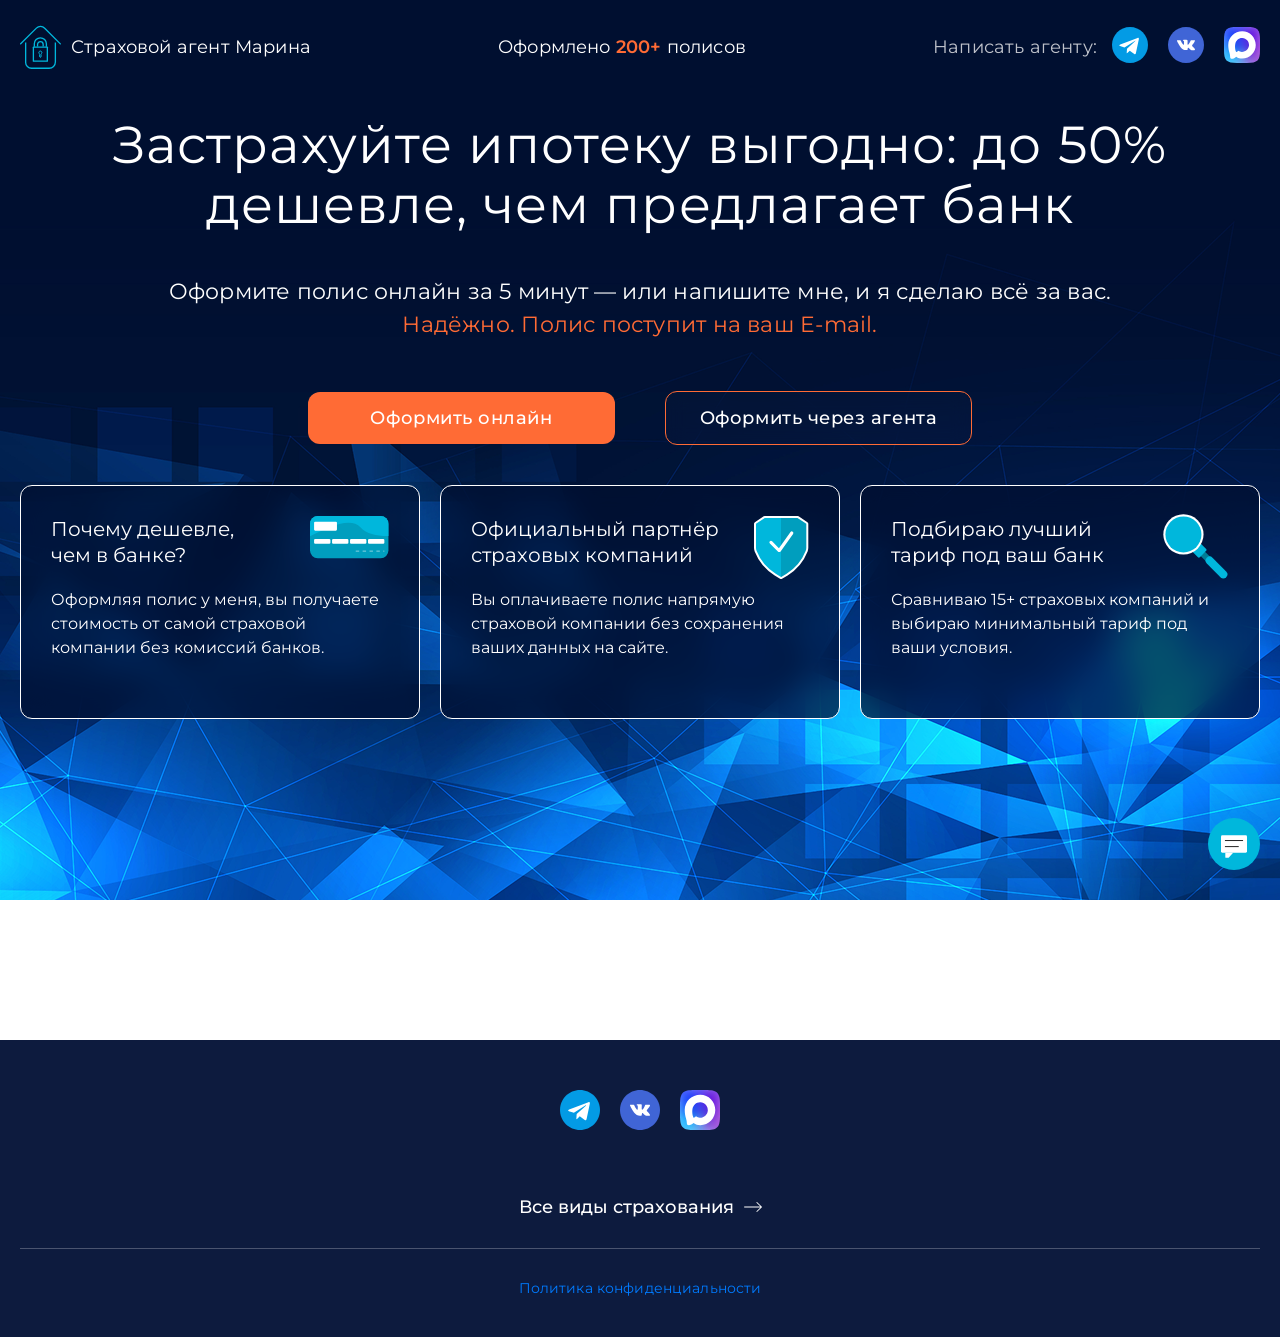
<file: index.html>
<!DOCTYPE html>
<html lang="ru">
<head>
  <meta charset="UTF-8">
  <meta name="viewport" content="width=device-width, initial-scale=1.0">
  <title>Ипотечное страхование онлайн за 5 минут</title>
  <link rel="stylesheet" href="style.css">
  <link href="https://fonts.googleapis.com/css2?family=Montserrat:wght@400;500;600;700&display=swap" rel="stylesheet">
  <meta name="yandex-verification" content="15f5bfe4159957e5" />
<!-- Фавиконы -->
<link rel="icon" type="image/x-icon" href="/favicon.ico">
<link rel="icon" type="image/svg+xml" href="/favicon_svg.svg">
<link rel="icon" type="image/png" sizes="192x192" href="/android-chrome-192x192.png">
<link rel="apple-touch-icon" sizes="180x180" href="/apple-touch-icon.png">

<!-- SEO -->
<meta name="description" content="Застрахуйте ипотеку выгодно — до 50% дешевле, чем предлагает банк. Бесплатный подбор полиса через страхового агента за 5 минут.">

<!-- Open Graph -->
<meta property="og:type" content="website">
<meta property="og:url" content="https://ipoteka.zastrahovat-online.ru/">
<meta property="og:title" content="Застрахуйте ипотеку онлайн выгодно.">
<meta property="og:description" content="Сравниваем 15+ страховых компаний и выбираем минимальный тариф под ваши условия.">
<meta property="og:image" content="https://ipoteka.zastrahovat-online.ru/og-image.png">
<meta property="og:image:width" content="1200">
<meta property="og:image:height" content="630">
<meta property="og:locale" content="ru_RU">
<meta property="og:site_name" content="ipoteka.zastrahovat-online.ru">

<!-- Telegram / Twitter -->
<meta name="twitter:card" content="summary_large_image">
<meta name="twitter:title" content="Застрахуйте ипотеку онлайн выгодно.">
<meta name="twitter:description" content="Сравниваем 15+ страховых компаний и выбираем минимальный тариф под ваши условия.">
<meta name="twitter:image" content="https://ipoteka.zastrahovat-online.ru/og-image.png">
  
<!-- Yandex.Metrika counter -->
<script type="text/javascript">
    (function(m,e,t,r,i,k,a){
        m[i]=m[i]||function(){(m[i].a=m[i].a||[]).push(arguments)};
        m[i].l=1*new Date();
        for (var j = 0; j < document.scripts.length; j++) {if (document.scripts[j].src === r) { return; }}
        k=e.createElement(t),a=e.getElementsByTagName(t)[0],k.async=1,k.src=r,a.parentNode.insertBefore(k,a)
    })(window, document,'script','https://mc.yandex.ru/metrika/tag.js?id=108285113', 'ym');

    ym(108285113, 'init', {ssr:true, webvisor:true, clickmap:true, referrer: document.referrer, url: location.href, accurateTrackBounce:true, trackLinks:true});
</script>
<noscript><div><img src="https://mc.yandex.ru/watch/108285113" style="position:absolute; left:-9999px;" alt="" /></div></noscript>
<!-- /Yandex.Metrika counter -->

</head>
<body>

  <!-- ГЛАВНЫЙ ЭКРАН -->
  <section class="hero">

    <header class="header">
      <div class="container">
        <div class="header__logo">
          <img src="Photo/logo.svg" alt="Логотип" class="header__logo-img">
          <span class="header__logo-text">Страховой агент Марина</span>
        </div>
        <div class="header__stats">
          Оформлено <span class="header__stats-accent">200+</span> полисов
        </div>
        <div class="header__socials">
          <span class="header__socials-label">Написать агенту:</span>
          <div class="header__socials-icons">
            <a href="https://t.me/MK110823" target="_blank"><img src="Photo/tg.svg" alt="Telegram"></a>
            <a href="https://vk.com/id191222553" target="_blank"><img src="Photo/vk.svg" alt="ВКонтакте"></a>
            <a href="https://max.ru/u/f9LHodD0cOJerK0iHZBy7Q2KNw82U9mB5UShgKXVx-h-RlGoqxGjsyQOY3A" target="_blank"><img src="Photo/max.svg" alt="Max"></a>
          </div>
        </div>
      </div>
    </header>

    <div class="hero__content">
      <div class="container">
        <h1 class="hero__title">
          Застрахуйте ипотеку выгодно: до 50%<br>
          дешевле, чем предлагает банк
        </h1>
        <p class="hero__subtitle">
          Оформите полис онлайн за 5 минут — или напишите мне, и я сделаю всё за вас.<br class="br-main"> <span class="hero__accent">Надёжно. Полис поступит на ваш E-mail.</span><span class="hero__dot"></span>
        </p>
        <div class="hero__buttons">
          <button class="btn btn--primary">Оформить онлайн</button>
          <button class="btn btn--outline">Оформить через агента</button>
        </div>
        <div class="hero__cards">
          <div class="card">
            <div class="card__header">
              <h3 class="card__title">Почему дешевле,<br> чем в банке?</h3>
              <img src="Photo/icon1.svg" alt="Иконка" class="card__icon">
            </div>
            <p class="card__text">Оформляя полис у меня, вы получаете стоимость от самой страховой компании без комиссий банков.</p>
          </div>
          <div class="card">
            <div class="card__header">
              <h3 class="card__title">Официальный партнёр<br> страховых компаний</h3>
              <img src="Photo/icon2.svg" alt="Иконка" class="card__icon">
            </div>
            <p class="card__text">Вы оплачиваете полис напрямую страховой компании без сохранения ваших данных на сайте.</p>
          </div>
          <div class="card">
            <div class="card__header">
              <h3 class="card__title">Подбираю лучший<br> тариф под ваш банк</h3>
              <img src="Photo/icon3.svg" alt="Иконка" class="card__icon" style="top: 20px;">
            </div>
            <p class="card__text">Сравниваю 15+ страховых компаний и выбираю минимальный тариф под ваши условия.</p>
          </div>
        </div>
      </div>
    </div>

  </section>

  <!-- ВИДЖЕТ INSSMART -->
  <section class="widget-section" id="widget">
    <div class="container">
<script 
    type="text/javascript"    
    src="https://widgets.inssmart.ru/widgets/b2c-frame.loader.js"
    data-id="inssmart-b2c"
    data-origin="https://widgets.inssmart.ru"
    data-product="/mortgage"
    data-token="d5c118be-192c-583a-8a4c-d21ee582bd13"
    data-secret="272913e0-a4fb-5f32-92d4-a48e42480e55"
    >
</script>
    </div>
  </section>

  <!-- ФУТЕР -->
<footer class="footer">
  <div class="container">
    <div class="footer__socials">
      <a href="https://t.me/MK110823" target="_blank"><img src="Photo/tg.svg" alt="Telegram"></a>
      <a href="https://vk.com/id191222553" target="_blank"><img src="Photo/vk.svg" alt="ВКонтакте"></a>
      <a href="https://max.ru/u/f9LHodD0cOJerK0iHZBy7Q2KNw82U9mB5UShgKXVx-h-RlGoqxGjsyQOY3A" target="_blank"><img src="Photo/max.svg" alt="Max"></a>
    </div>
    <!-- Ссылка на основной сайт -->
<a href="https://zastrahovat-online.ru" target="_blank" class="footer__main-link">
  <span class="footer__main-link-text">Все виды страхования</span>
  <img src="Photo/arrow.svg" alt="" class="footer__main-link-arrow">
</a>
    <div class="footer__divider"></div>
    <a href="/privacypolicy" class="footer__policy" target="_blank">Политика конфиденциальности</a>
  </div>
</footer>


<!-- ПОПАП -->
<div class="popup-overlay" id="popupOverlay">
  <div class="popup">
    <button class="popup__close" id="popupClose">&#10005;</button>
    <p class="popup__title">Введите свой телефон и страховой агент с вами свяжется</p>
    <div class="popup__field">
      <input
        class="popup__input"
        id="phoneInput"
        type="tel"
        placeholder="+7 (___) ___-__-__"
        maxlength="18"
        autocomplete="off"
      />
      <span class="popup__error" id="phoneError">Проверьте правильность заполнения поля</span>
    </div>
        <label class="popup__checkbox-label">
      <input type="checkbox" class="popup__checkbox" id="popupConsent">
      <span class="popup__checkbox-box"></span>
      <span class="popup__checkbox-text">Я согласен на обработку персональных данных и принимаю условия <a href="/privacypolicy" target="_blank" class="popup__checkbox-link">Политики конфиденциальности</a></span>
    </label>
    <button class="popup__submit" id="popupSubmit">Отправить</button>
      <span class="popup__consent-error" id="consentError">Необходимо согласие с Политикой конфиденциальности</span>
  </div>

  </div>

  <!-- ПОПАП EXIT INTENT -->
<div class="popup-overlay" id="exitPopupOverlay">
  <div class="popup">
    <button class="popup__close" id="exitPopupClose">&#10005;</button>
    <p class="popup__title">Остался вопрос? Агент ответит за 15 минут</p>
    <div class="popup__field">
      <input class="popup__input" id="exitPhoneInput" type="tel" placeholder="+7 (___) ___-__-__" maxlength="18" autocomplete="off"/>
      <span class="popup__error" id="exitPhoneError">Проверьте правильность заполнения поля</span>
    </div>
    <label class="popup__checkbox-label">
      <input type="checkbox" class="popup__checkbox" id="exitPopupConsent">
      <span class="popup__checkbox-box"></span>
      <span class="popup__checkbox-text">Я согласен на обработку персональных данных и принимаю условия <a href="/privacypolicy" target="_blank" class="popup__checkbox-link">Политики конфиденциальности</a></span>
    </label>
    <button class="popup__submit" id="exitPopupSubmit">Отправить</button>
    <span class="popup__consent-error" id="exitConsentError">Необходимо согласие с Политикой конфиденциальности</span>
  </div>
</div>

<!-- ПЛАВАЮЩАЯ КНОПКА СВЯЗИ -->
<div class="contact-widget-wrapper">
  <div class="contact-widget" id="contactWidget">
    <div class="contact-panel" id="contactPanel">
      <p class="contact-panel__title">Напишите<br>мне</p>
      <a href="https://t.me/MK110823" target="_blank" class="contact-panel__link">
        <img src="Photo/tg.svg" alt="Telegram">
      </a>
      <a href="https://vk.com/id191222553" target="_blank" class="contact-panel__link">
        <img src="Photo/vk.svg" alt="ВКонтакте">
      </a>
      <a href="https://max.ru/u/f9LHodD0cOJerK0iHZBy7Q2KNw82U9mB5UShgKXVx-h-RlGoqxGjsyQOY3A" target="_blank" class="contact-panel__link">
        <img src="Photo/max.svg" alt="Max">
      </a>
      <p class="contact-panel__subtitle">Или<br>закажите<br>звонок</p>
      <button class="contact-panel__phone-btn" id="contactPhoneBtn">
        <img src="Photo/phone.svg" alt="Телефон">
      </button>
    </div>
    <button class="contact-widget__toggle" id="contactWidgetToggle">
      <img src="Photo/Right_icon.svg" alt="Связаться" id="contactWidgetIcon">
    </button>
  </div>
</div>

  <script src="script.js"></script>
</body>
</html>
</file>
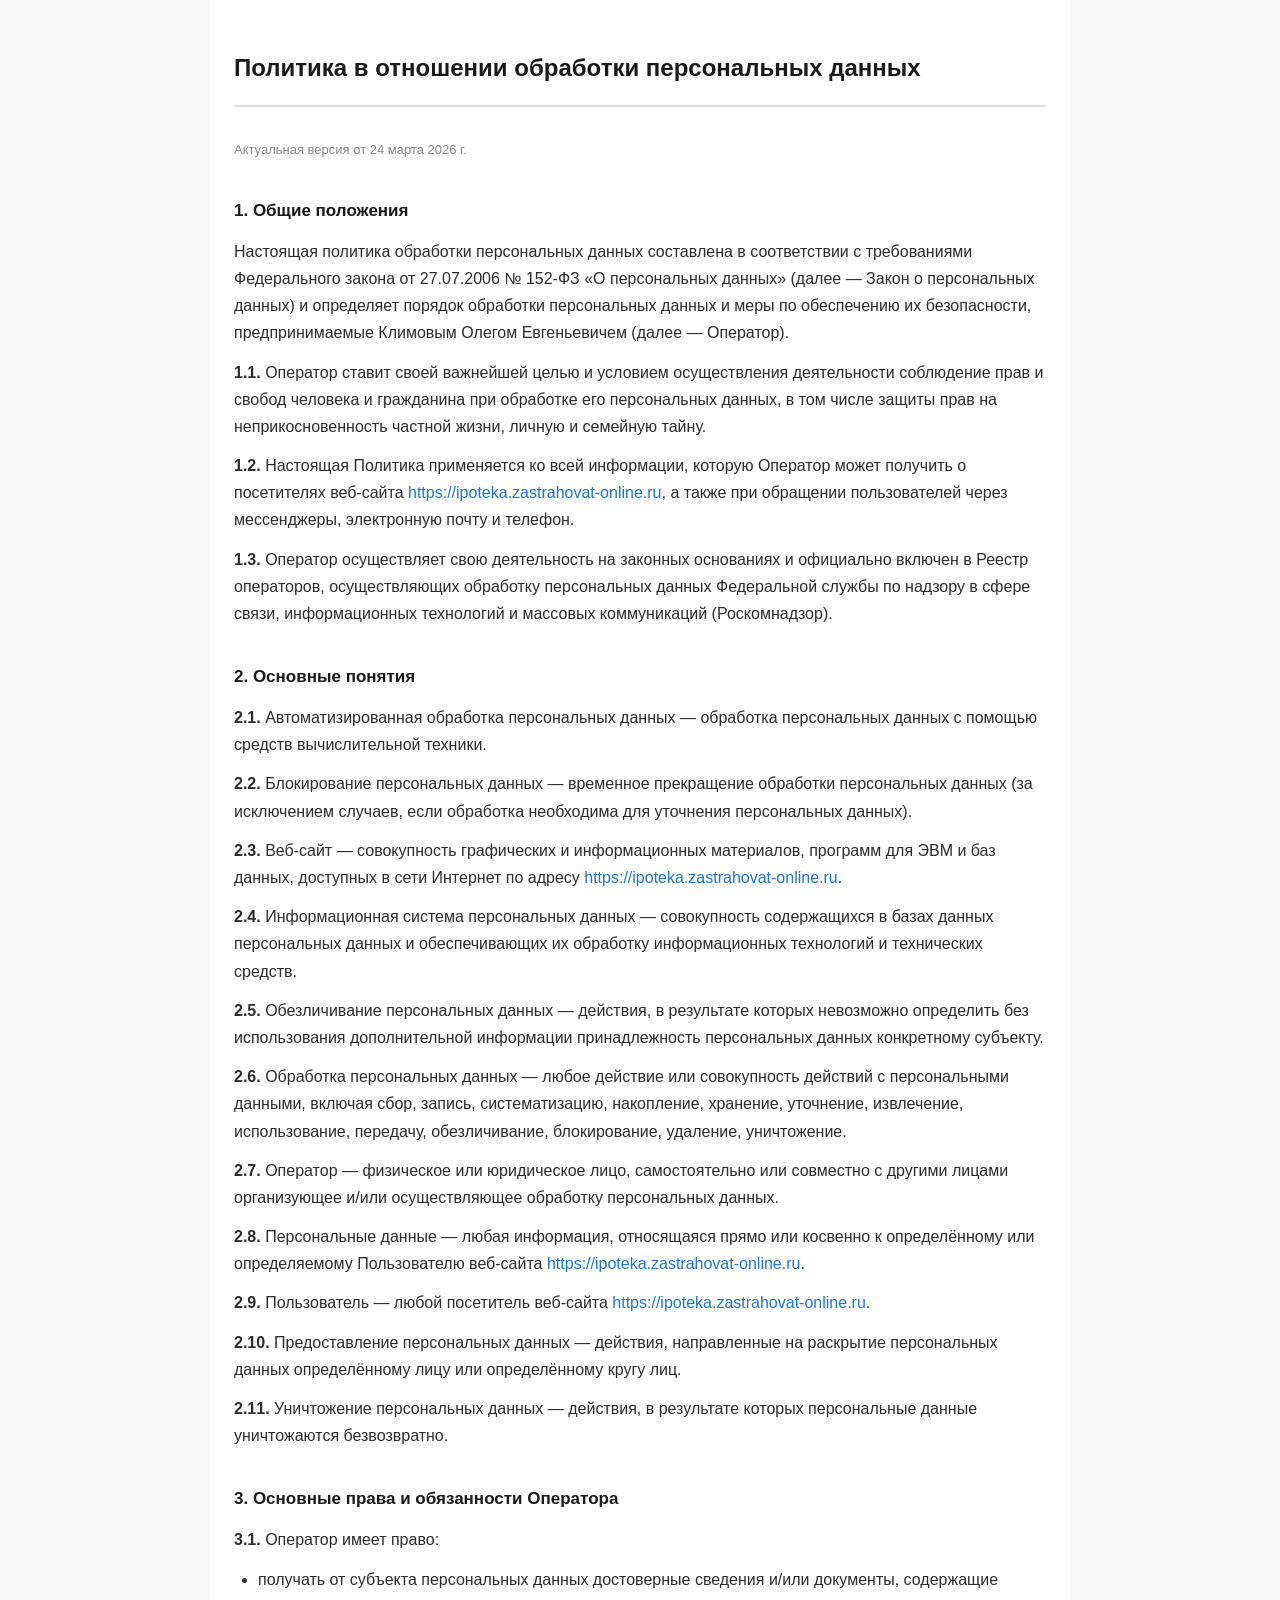
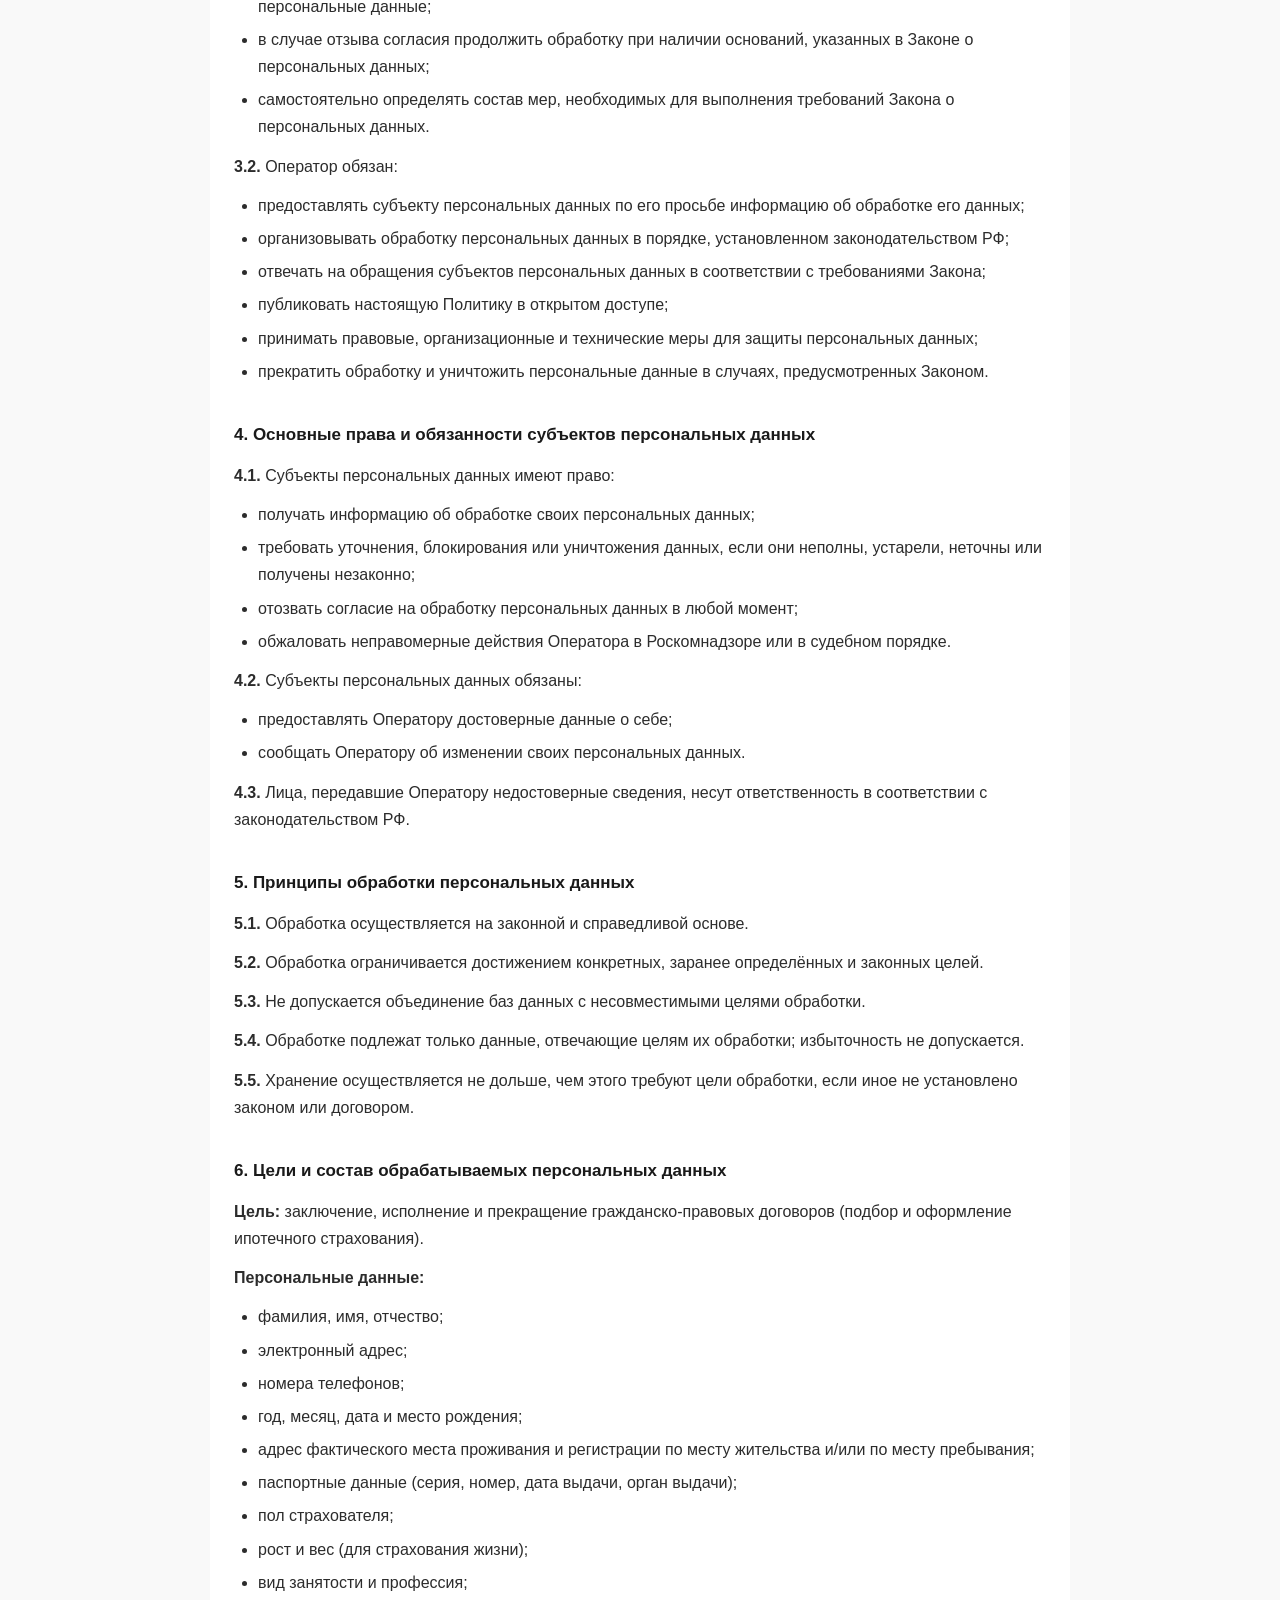
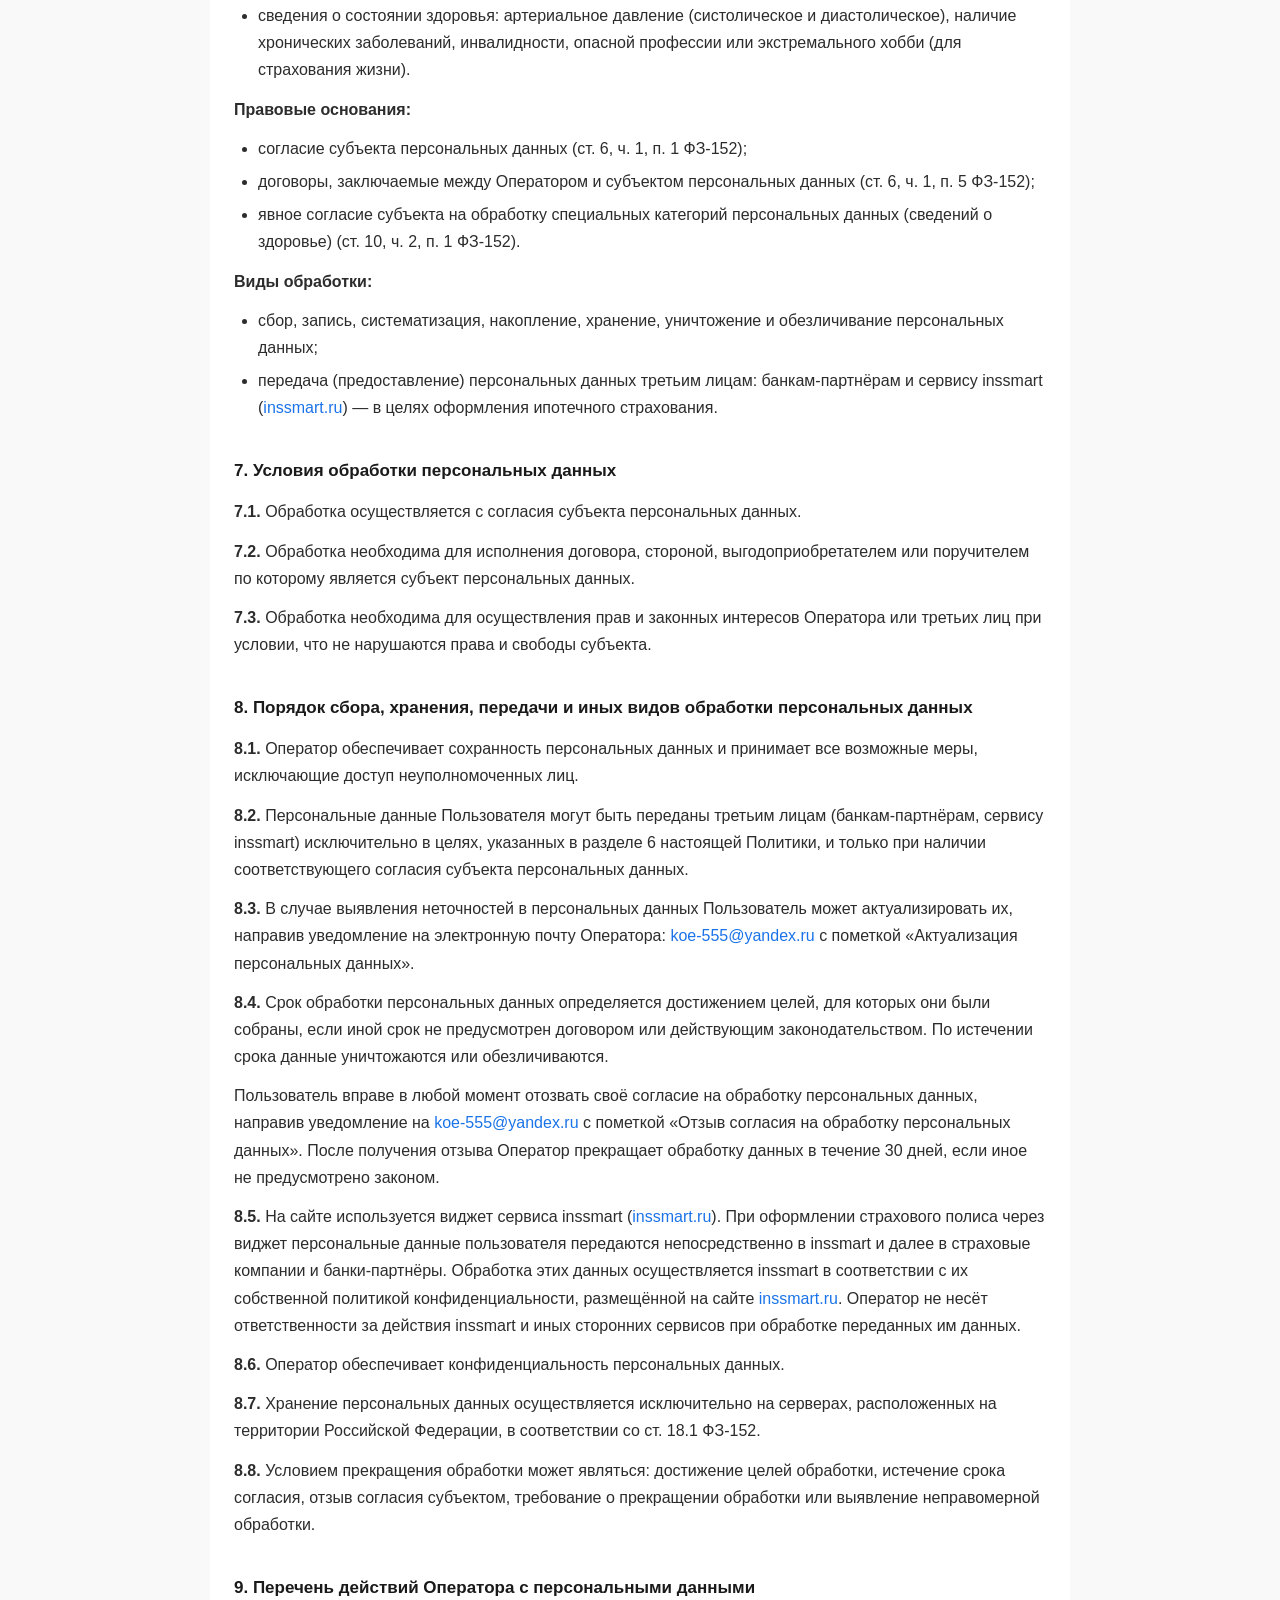
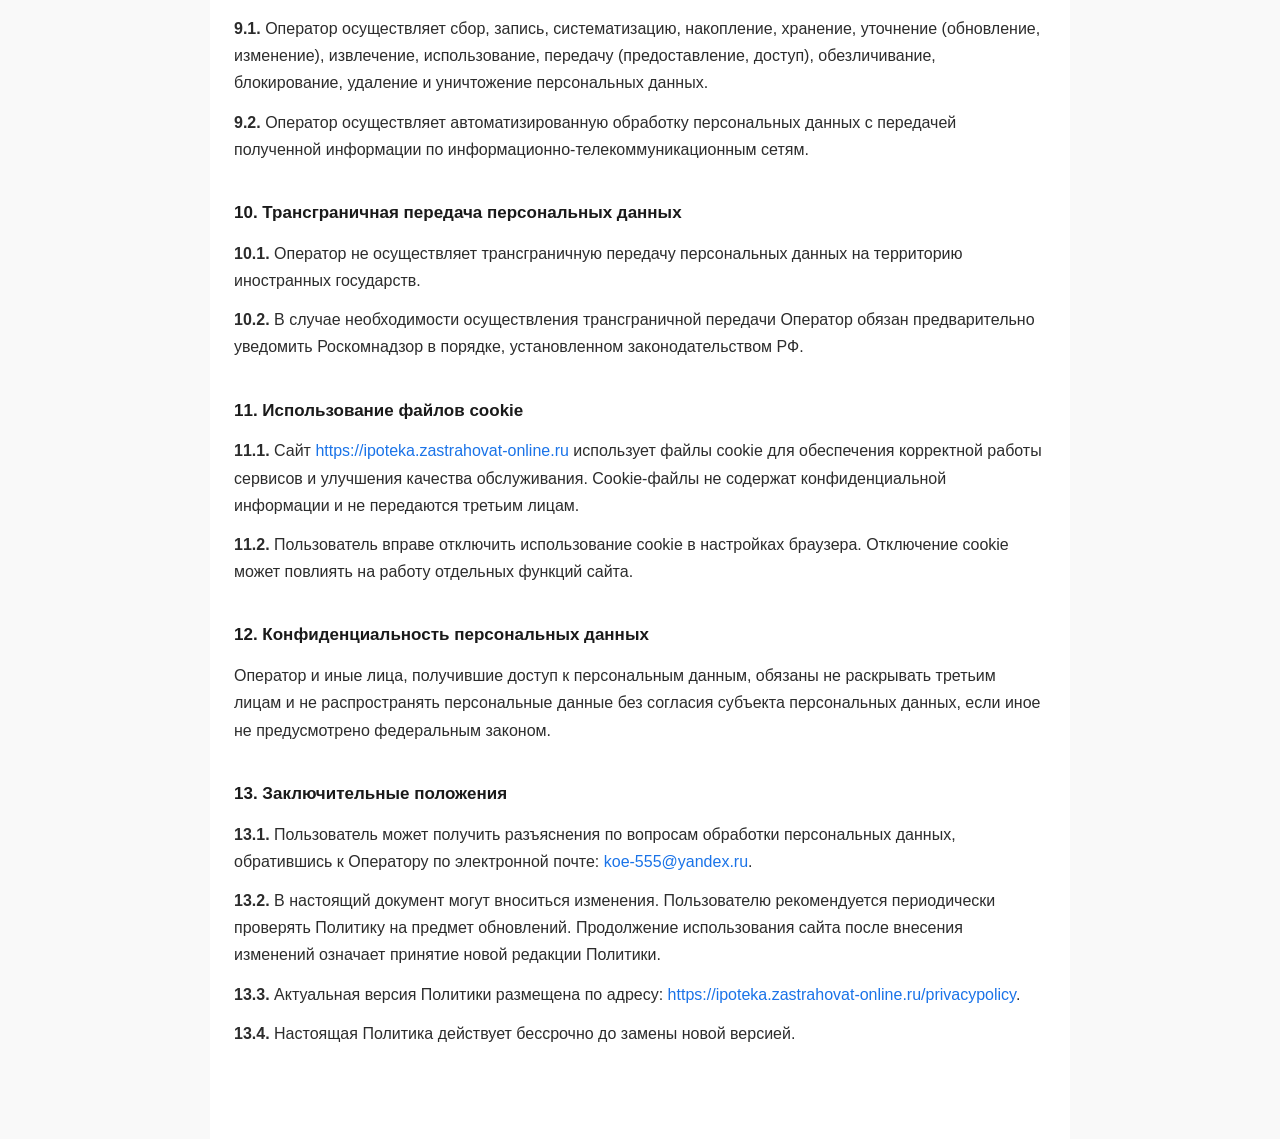
<file: privacypolicy.html>
<!DOCTYPE html>
<html lang="ru">
<head>
  <meta charset="UTF-8" />
  <meta name="viewport" content="width=device-width, initial-scale=1.0" />
  <title>Политика конфиденциальности — ipoteka.zastrahovat-online.ru</title>
  <style>
    * {
      box-sizing: border-box;
      margin: 0;
      padding: 0;
    }

    body {
      font-family: 'Segoe UI', Arial, sans-serif;
      font-size: 16px;
      line-height: 1.7;
      color: #2c2c2c;
      background: #f9f9f9;
    }

    .container {
      max-width: 860px;
      margin: 0 auto;
      padding: 48px 24px 80px;
      background: #fff;
    }

    h1 {
      font-size: 24px;
      font-weight: 700;
      margin-bottom: 32px;
      color: #1a1a1a;
      border-bottom: 2px solid #e0e0e0;
      padding-bottom: 16px;
    }

    h2 {
      font-size: 17px;
      font-weight: 700;
      margin-top: 36px;
      margin-bottom: 12px;
      color: #1a1a1a;
    }

    p {
      margin-bottom: 12px;
    }

    ul {
      margin: 8px 0 12px 24px;
    }

    ul li {
      margin-bottom: 6px;
    }

    a {
      color: #1a73e8;
      text-decoration: none;
    }

    a:hover {
      text-decoration: underline;
    }

    .updated {
      font-size: 13px;
      color: #888;
      margin-bottom: 32px;
    }
  </style>
</head>
<body>
  <div class="container">

    <h1>Политика в отношении обработки персональных данных</h1>
    <p class="updated">Актуальная версия от 24 марта 2026 г.</p>

    <h2>1. Общие положения</h2>
    <p>Настоящая политика обработки персональных данных составлена в соответствии с требованиями Федерального закона от 27.07.2006 № 152-ФЗ «О персональных данных» (далее — Закон о персональных данных) и определяет порядок обработки персональных данных и меры по обеспечению их безопасности, предпринимаемые Климовым Олегом Евгеньевичем (далее — Оператор).</p>
    <p><strong>1.1.</strong> Оператор ставит своей важнейшей целью и условием осуществления деятельности соблюдение прав и свобод человека и гражданина при обработке его персональных данных, в том числе защиты прав на неприкосновенность частной жизни, личную и семейную тайну.</p>
    <p><strong>1.2.</strong> Настоящая Политика применяется ко всей информации, которую Оператор может получить о посетителях веб-сайта <a href="https://ipoteka.zastrahovat-online.ru" target="_blank">https://ipoteka.zastrahovat-online.ru</a>, а также при обращении пользователей через мессенджеры, электронную почту и телефон.</p>
    <p><strong>1.3.</strong> Оператор осуществляет свою деятельность на законных основаниях и официально включен в Реестр операторов, осуществляющих обработку персональных данных Федеральной службы по надзору в сфере связи, информационных технологий и массовых коммуникаций (Роскомнадзор).</p>


    <h2>2. Основные понятия</h2>
    <p><strong>2.1.</strong> Автоматизированная обработка персональных данных — обработка персональных данных с помощью средств вычислительной техники.</p>
    <p><strong>2.2.</strong> Блокирование персональных данных — временное прекращение обработки персональных данных (за исключением случаев, если обработка необходима для уточнения персональных данных).</p>
    <p><strong>2.3.</strong> Веб-сайт — совокупность графических и информационных материалов, программ для ЭВМ и баз данных, доступных в сети Интернет по адресу <a href="https://ipoteka.zastrahovat-online.ru" target="_blank">https://ipoteka.zastrahovat-online.ru</a>.</p>
    <p><strong>2.4.</strong> Информационная система персональных данных — совокупность содержащихся в базах данных персональных данных и обеспечивающих их обработку информационных технологий и технических средств.</p>
    <p><strong>2.5.</strong> Обезличивание персональных данных — действия, в результате которых невозможно определить без использования дополнительной информации принадлежность персональных данных конкретному субъекту.</p>
    <p><strong>2.6.</strong> Обработка персональных данных — любое действие или совокупность действий с персональными данными, включая сбор, запись, систематизацию, накопление, хранение, уточнение, извлечение, использование, передачу, обезличивание, блокирование, удаление, уничтожение.</p>
    <p><strong>2.7.</strong> Оператор — физическое или юридическое лицо, самостоятельно или совместно с другими лицами организующее и/или осуществляющее обработку персональных данных.</p>
    <p><strong>2.8.</strong> Персональные данные — любая информация, относящаяся прямо или косвенно к определённому или определяемому Пользователю веб-сайта <a href="https://ipoteka.zastrahovat-online.ru" target="_blank">https://ipoteka.zastrahovat-online.ru</a>.</p>
    <p><strong>2.9.</strong> Пользователь — любой посетитель веб-сайта <a href="https://ipoteka.zastrahovat-online.ru" target="_blank">https://ipoteka.zastrahovat-online.ru</a>.</p>
    <p><strong>2.10.</strong> Предоставление персональных данных — действия, направленные на раскрытие персональных данных определённому лицу или определённому кругу лиц.</p>
    <p><strong>2.11.</strong> Уничтожение персональных данных — действия, в результате которых персональные данные уничтожаются безвозвратно.</p>

    <h2>3. Основные права и обязанности Оператора</h2>
    <p><strong>3.1.</strong> Оператор имеет право:</p>
    <ul>
      <li>получать от субъекта персональных данных достоверные сведения и/или документы, содержащие персональные данные;</li>
      <li>в случае отзыва согласия продолжить обработку при наличии оснований, указанных в Законе о персональных данных;</li>
      <li>самостоятельно определять состав мер, необходимых для выполнения требований Закона о персональных данных.</li>
    </ul>
    <p><strong>3.2.</strong> Оператор обязан:</p>
    <ul>
      <li>предоставлять субъекту персональных данных по его просьбе информацию об обработке его данных;</li>
      <li>организовывать обработку персональных данных в порядке, установленном законодательством РФ;</li>
      <li>отвечать на обращения субъектов персональных данных в соответствии с требованиями Закона;</li>
      <li>публиковать настоящую Политику в открытом доступе;</li>
      <li>принимать правовые, организационные и технические меры для защиты персональных данных;</li>
      <li>прекратить обработку и уничтожить персональные данные в случаях, предусмотренных Законом.</li>
    </ul>

    <h2>4. Основные права и обязанности субъектов персональных данных</h2>
    <p><strong>4.1.</strong> Субъекты персональных данных имеют право:</p>
    <ul>
      <li>получать информацию об обработке своих персональных данных;</li>
      <li>требовать уточнения, блокирования или уничтожения данных, если они неполны, устарели, неточны или получены незаконно;</li>
      <li>отозвать согласие на обработку персональных данных в любой момент;</li>
      <li>обжаловать неправомерные действия Оператора в Роскомнадзоре или в судебном порядке.</li>
    </ul>
    <p><strong>4.2.</strong> Субъекты персональных данных обязаны:</p>
    <ul>
      <li>предоставлять Оператору достоверные данные о себе;</li>
      <li>сообщать Оператору об изменении своих персональных данных.</li>
    </ul>
    <p><strong>4.3.</strong> Лица, передавшие Оператору недостоверные сведения, несут ответственность в соответствии с законодательством РФ.</p>

    <h2>5. Принципы обработки персональных данных</h2>
    <p><strong>5.1.</strong> Обработка осуществляется на законной и справедливой основе.</p>
    <p><strong>5.2.</strong> Обработка ограничивается достижением конкретных, заранее определённых и законных целей.</p>
    <p><strong>5.3.</strong> Не допускается объединение баз данных с несовместимыми целями обработки.</p>
    <p><strong>5.4.</strong> Обработке подлежат только данные, отвечающие целям их обработки; избыточность не допускается.</p>
    <p><strong>5.5.</strong> Хранение осуществляется не дольше, чем этого требуют цели обработки, если иное не установлено законом или договором.</p>

    <h2>6. Цели и состав обрабатываемых персональных данных</h2>
    <p><strong>Цель:</strong> заключение, исполнение и прекращение гражданско-правовых договоров (подбор и оформление ипотечного страхования).</p>
    <p><strong>Персональные данные:</strong></p>
    <ul>
      <li>фамилия, имя, отчество;</li>
      <li>электронный адрес;</li>
      <li>номера телефонов;</li>
      <li>год, месяц, дата и место рождения;</li>
      <li>адрес фактического места проживания и регистрации по месту жительства и/или по месту пребывания;</li>
      <li>паспортные данные (серия, номер, дата выдачи, орган выдачи);</li>
      <li>пол страхователя;</li>
      <li>рост и вес (для страхования жизни);</li>
      <li>вид занятости и профессия;</li>
      <li>сведения о состоянии здоровья: артериальное давление (систолическое и диастолическое), наличие хронических заболеваний, инвалидности, опасной профессии или экстремального хобби (для страхования жизни).</li>
    </ul>
    <p><strong>Правовые основания:</strong></p>
    <ul>
      <li>согласие субъекта персональных данных (ст. 6, ч. 1, п. 1 ФЗ-152);</li>
      <li>договоры, заключаемые между Оператором и субъектом персональных данных (ст. 6, ч. 1, п. 5 ФЗ-152);</li>
      <li>явное согласие субъекта на обработку специальных категорий персональных данных (сведений о здоровье) (ст. 10, ч. 2, п. 1 ФЗ-152).</li>
    </ul>
    <p><strong>Виды обработки:</strong></p>
    <ul>
      <li>сбор, запись, систематизация, накопление, хранение, уничтожение и обезличивание персональных данных;</li>
      <li>передача (предоставление) персональных данных третьим лицам: банкам-партнёрам и сервису inssmart (<a href="https://inssmart.ru" target="_blank">inssmart.ru</a>) — в целях оформления ипотечного страхования.</li>
    </ul>

    <h2>7. Условия обработки персональных данных</h2>
    <p><strong>7.1.</strong> Обработка осуществляется с согласия субъекта персональных данных.</p>
    <p><strong>7.2.</strong> Обработка необходима для исполнения договора, стороной, выгодоприобретателем или поручителем по которому является субъект персональных данных.</p>
    <p><strong>7.3.</strong> Обработка необходима для осуществления прав и законных интересов Оператора или третьих лиц при условии, что не нарушаются права и свободы субъекта.</p>

    <h2>8. Порядок сбора, хранения, передачи и иных видов обработки персональных данных</h2>
    <p><strong>8.1.</strong> Оператор обеспечивает сохранность персональных данных и принимает все возможные меры, исключающие доступ неуполномоченных лиц.</p>
    <p><strong>8.2.</strong> Персональные данные Пользователя могут быть переданы третьим лицам (банкам-партнёрам, сервису inssmart) исключительно в целях, указанных в разделе 6 настоящей Политики, и только при наличии соответствующего согласия субъекта персональных данных.</p>
    <p><strong>8.3.</strong> В случае выявления неточностей в персональных данных Пользователь может актуализировать их, направив уведомление на электронную почту Оператора: <a href="mailto:koe-555@yandex.ru">koe-555@yandex.ru</a> с пометкой «Актуализация персональных данных».</p>
    <p><strong>8.4.</strong> Срок обработки персональных данных определяется достижением целей, для которых они были собраны, если иной срок не предусмотрен договором или действующим законодательством. По истечении срока данные уничтожаются или обезличиваются.</p>
    <p>Пользователь вправе в любой момент отозвать своё согласие на обработку персональных данных, направив уведомление на <a href="mailto:koe-555@yandex.ru">koe-555@yandex.ru</a> с пометкой «Отзыв согласия на обработку персональных данных». После получения отзыва Оператор прекращает обработку данных в течение 30 дней, если иное не предусмотрено законом.</p>
    <p><strong>8.5.</strong> На сайте используется виджет сервиса inssmart (<a href="https://inssmart.ru" target="_blank">inssmart.ru</a>). При оформлении страхового полиса через виджет персональные данные пользователя передаются непосредственно в inssmart и далее в страховые компании и банки-партнёры. Обработка этих данных осуществляется inssmart в соответствии с их собственной политикой конфиденциальности, размещённой на сайте <a href="https://inssmart.ru" target="_blank">inssmart.ru</a>. Оператор не несёт ответственности за действия inssmart и иных сторонних сервисов при обработке переданных им данных.</p>
    <p><strong>8.6.</strong> Оператор обеспечивает конфиденциальность персональных данных.</p>
    <p><strong>8.7.</strong> Хранение персональных данных осуществляется исключительно на серверах, расположенных на территории Российской Федерации, в соответствии со ст. 18.1 ФЗ-152.</p>
    <p><strong>8.8.</strong> Условием прекращения обработки может являться: достижение целей обработки, истечение срока согласия, отзыв согласия субъектом, требование о прекращении обработки или выявление неправомерной обработки.</p>

    <h2>9. Перечень действий Оператора с персональными данными</h2>
    <p><strong>9.1.</strong> Оператор осуществляет сбор, запись, систематизацию, накопление, хранение, уточнение (обновление, изменение), извлечение, использование, передачу (предоставление, доступ), обезличивание, блокирование, удаление и уничтожение персональных данных.</p>
    <p><strong>9.2.</strong> Оператор осуществляет автоматизированную обработку персональных данных с передачей полученной информации по информационно-телекоммуникационным сетям.</p>

    <h2>10. Трансграничная передача персональных данных</h2>
    <p><strong>10.1.</strong> Оператор не осуществляет трансграничную передачу персональных данных на территорию иностранных государств.</p>
    <p><strong>10.2.</strong> В случае необходимости осуществления трансграничной передачи Оператор обязан предварительно уведомить Роскомнадзор в порядке, установленном законодательством РФ.</p>

    <h2>11. Использование файлов cookie</h2>
    <p><strong>11.1.</strong> Сайт <a href="https://ipoteka.zastrahovat-online.ru" target="_blank">https://ipoteka.zastrahovat-online.ru</a> использует файлы cookie для обеспечения корректной работы сервисов и улучшения качества обслуживания. Cookie-файлы не содержат конфиденциальной информации и не передаются третьим лицам.</p>
    <p><strong>11.2.</strong> Пользователь вправе отключить использование cookie в настройках браузера. Отключение cookie может повлиять на работу отдельных функций сайта.</p>

    <h2>12. Конфиденциальность персональных данных</h2>
    <p>Оператор и иные лица, получившие доступ к персональным данным, обязаны не раскрывать третьим лицам и не распространять персональные данные без согласия субъекта персональных данных, если иное не предусмотрено федеральным законом.</p>

    <h2>13. Заключительные положения</h2>
    <p><strong>13.1.</strong> Пользователь может получить разъяснения по вопросам обработки персональных данных, обратившись к Оператору по электронной почте: <a href="mailto:koe-555@yandex.ru">koe-555@yandex.ru</a>.</p>
    <p><strong>13.2.</strong> В настоящий документ могут вноситься изменения. Пользователю рекомендуется периодически проверять Политику на предмет обновлений. Продолжение использования сайта после внесения изменений означает принятие новой редакции Политики.</p>
    <p><strong>13.3.</strong> Актуальная версия Политики размещена по адресу: <a href="https://ipoteka.zastrahovat-online.ru/privacypolicy">https://ipoteka.zastrahovat-online.ru/privacypolicy</a>.</p>
    <p><strong>13.4.</strong> Настоящая Политика действует бессрочно до замены новой версией.</p>

  </div>
</body>
</html>
</file>
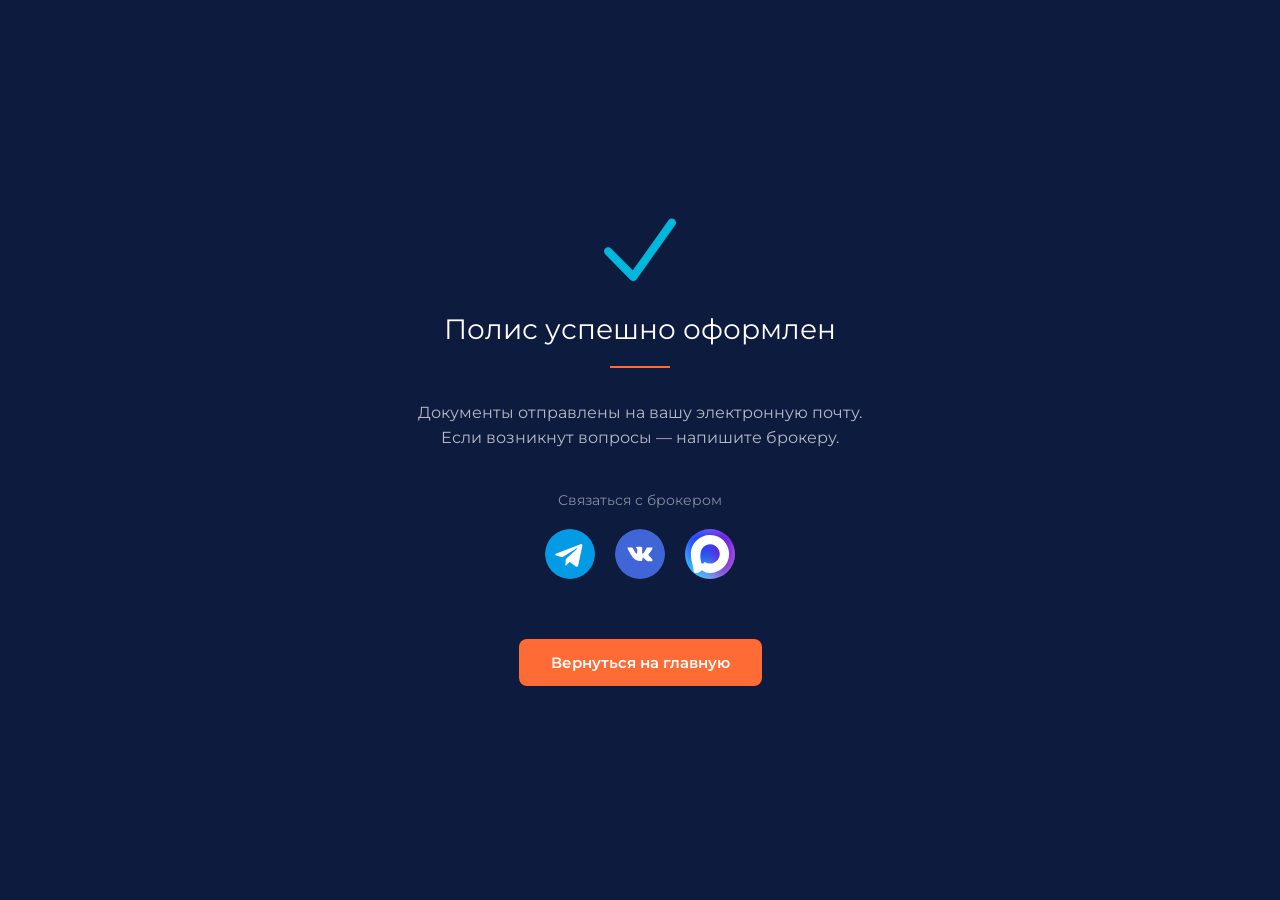
<file: success.html>
<!DOCTYPE html>
<html lang="ru">
<head>
  <meta charset="UTF-8">
  <meta name="viewport" content="width=device-width, initial-scale=1.0">
  <title>Полис оформлен — Ипотечный Брокер</title>

<!-- Yandex.Metrika counter -->
<script type="text/javascript">
    (function(m,e,t,r,i,k,a){
        m[i]=m[i]||function(){(m[i].a=m[i].a||[]).push(arguments)};
        m[i].l=1*new Date();
        for (var j = 0; j < document.scripts.length; j++) {if (document.scripts[j].src === r) { return; }}
        k=e.createElement(t),a=e.getElementsByTagName(t)[0],k.async=1,k.src=r,a.parentNode.insertBefore(k,a)
    })(window, document,'script','https://mc.yandex.ru/metrika/tag.js?id=107139628', 'ym');

    ym(107139628, 'init', {ssr:true, webvisor:true, clickmap:true, referrer: document.referrer, url: location.href, accurateTrackBounce:true, trackLinks:true});
</script>
<noscript><div><img src="https://mc.yandex.ru/watch/107139628" style="position:absolute; left:-9999px;" alt="" /></div></noscript>
<!-- /Yandex.Metrika counter -->

  <link href="https://fonts.googleapis.com/css2?family=Montserrat:wght@400;600&display=swap" rel="stylesheet">
  <style>
    * { margin: 0; padding: 0; box-sizing: border-box; }

    body {
      font-family: 'Montserrat', sans-serif;
      background-color: #0d1b3e;
      color: #ffffff;
      min-height: 100vh;
      display: flex;
      align-items: center;
      justify-content: center;
    }

    .container {
      text-align: center;
      padding: 40px 20px;
      max-width: 600px;
    }

    .icon {
      width: 72px;
      height: 72px;
      margin: 0 auto 24px;
    }

    .icon img {
      width: 100%;
      height: 100%;
    }

    h1 {
      font-size: 28px;
      font-weight: 400;
      margin-bottom: 16px;
      line-height: 1.4;
    }

    p {
      font-size: 16px;
      color: rgba(255,255,255,0.7);
      margin-bottom: 40px;
      line-height: 1.6;
    }

    .divider {
      width: 60px;
      height: 2px;
      background: #FF6B35;
      margin: 0 auto 32px;
    }

    .social-label {
      font-size: 14px;
      color: rgba(255,255,255,0.5);
      margin-bottom: 20px;
    }

    .social-links {
      display: flex;
      justify-content: center;
      gap: 20px;
      margin-bottom: 40px;
    }

    .social-links a {
      display: flex;
      align-items: center;
      justify-content: center;
      width: 50px;
      height: 50px;
      border-radius: 50%;
      background: rgba(255,255,255,0.1);
      transition: transform 0.2s, filter 0.2s;
      text-decoration: none;
    }

    .social-links a:hover {
      transform: scale(1.2);
      filter: brightness(0.7);
    }

    .social-links img {
      width: 50px;
      height: 50px;
      border-radius: 50%;
    }

    .btn-home {
      display: inline-block;
      margin-top: 20px;
      padding: 14px 32px;
      background: #FF6B35;
      color: #ffffff;
      border-radius: 8px;
      text-decoration: none;
      font-size: 15px;
      font-weight: 600;
      font-family: 'Montserrat', sans-serif;
      transition: opacity 0.2s;
    }

    .btn-home:hover {
      opacity: 0.85;
    }
  </style>
</head>
<body>
  <div class="container">

    <div class="icon">
      <img src="Photo/tick.svg" alt="Успешно">
    </div>

    <h1>Полис успешно оформлен</h1>

    <div class="divider"></div>

    <p>Документы отправлены на вашу электронную почту.<br>
    Если возникнут вопросы — напишите брокеру.</p>

    <div class="social-label">Связаться с брокером</div>

    <div class="social-links">
      <a href="https://t.me/MK110823" target="_blank" title="Telegram">
        <img src="Photo/tg.svg" alt="Telegram">
      </a>
      <a href="https://vk.com/id191222553" target="_blank" title="ВКонтакте">
        <img src="Photo/vk.svg" alt="ВКонтакте">
      </a>
      <a href="https://max.ru/u/f9LHodD0cOJerK0iHZBy7Q2KNw82U9mB5UShgKXVx-h-RlGoqxGjsyQOY3A" target="_blank" title="Max">
        <img src="Photo/max.svg" alt="Max">
      </a>
    </div>

    <a href="/" class="btn-home">Вернуться на главную</a>

  </div>
</body>
</html>
</file>
<file: style.css>
* {
  margin: 0;
  padding: 0;
  box-sizing: border-box;
}

body {
  font-family: 'Montserrat', sans-serif;
  background-color: #FFFFFF;
}

.hero {
  width: 100%;
  min-height: 100vh;
  background-image: url('Photo/photo.png');
  background-size: cover;
  background-position: center;
  background-repeat: no-repeat;
  display: flex;
  flex-direction: column;
}

.container {
  width: 100%;
  max-width: 1377px;
  margin: 0 auto;
  padding: 0 20px;
}

/* ─── ШАПКА ─── */
.header {
  width: 100%;
  padding: 24px 0;
}

.header .container {
  display: flex;
  align-items: center;
  justify-content: space-between;
}

.header__logo {
  display: flex;
  align-items: center;
  gap: 10px;
}

.header__logo-img {
  height: 45px;
  width: auto;
}

.header__logo-text {
  font-size: 18px;
  font-weight: 400;
  letter-spacing: 0.01em;
  color: #ffffff;
}

.header__socials {
  display: flex;
  align-items: center;
  gap: 15px;
}

.header__socials-label {
  font-size: 18px;
  font-weight: 400;
  letter-spacing: 0.01em;
  color: rgba(255, 255, 255, 0.75);
  white-space: nowrap;
}

.header__socials-icons {
  display: flex;
  align-items: center;
  gap: 20px;
}

.header__socials-icons a img {
  height: 36px;
  width: 36px;
  transition: opacity 0.2s ease, transform 0.2s ease;
}

.header__socials-icons a:hover img {
  opacity: 0.85;
  transform: scale(1.2);
}

/* ─── КОНТЕНТ HERO ─── */
.hero__content {
  flex: 1;
  display: flex;
  align-items: flex-start;
  padding-top: 22px;
  padding-bottom: 40px;
}

.hero__content .container {
  display: flex;
  flex-direction: column;
  align-items: center;
}

.hero__title {
  font-size: 66px;
  font-weight: 400;
  letter-spacing: 0.02em;
  color: #ffffff;
  text-align: center;
  line-height: 1.15;
  width: 100%;
  white-space: nowrap;
}

.hero__subtitle {
  font-size: 28px;
  font-weight: 400;
  letter-spacing: 0.01em;
  color: #ffffff;
  text-align: center;
  line-height: 1.5;
  width: 100%;
  margin-top: 40px;
  white-space: nowrap;
}

.hero__accent { color: #FF6B35; }
.hero__dot { color: #ffffff; }

/* ─── КНОПКИ ─── */
.hero__buttons {
  display: flex;
  align-items: center;
  gap: 50px;
  margin-top: 50px;
}

.btn {
  width: 307px;
  padding: 15px 25px;
  font-family: 'Montserrat', sans-serif;
  font-size: 18px;
  font-weight: 500;
  letter-spacing: 0.03em;
  border-radius: 12px;
  cursor: pointer;
  text-align: center;
  white-space: nowrap;
  transition: background-color 0.2s ease, backdrop-filter 0.2s ease;
}

.btn--primary {
  background-color: #FF6B35;
  color: #ffffff;
  border: none;
}

.btn--primary:hover { background-color: #D25A2F; }

.btn--outline {
  background-color: rgba(255, 255, 255, 0.01);
  color: #ffffff;
  border: 1px solid #FF6B35;
  backdrop-filter: blur(10px);
  -webkit-backdrop-filter: blur(10px);
}

.btn--outline:hover {
  background-color: rgba(0, 0, 0, 0.10);
  backdrop-filter: blur(20px);
  -webkit-backdrop-filter: blur(20px);
}

/* ─── КАРТОЧКИ ─── */
.hero__cards {
  display: flex;
  gap: 20px;
  margin-top: 40px;
  justify-content: center;
  width: 100%;
  padding: 0;
  box-sizing: border-box;
}

.card {
  width: calc((100% - 40px) / 3);
  max-width: 442px;
  min-width: 300px;
  height: 234px;
  flex-shrink: 0;
  border: 1px solid #ffffff;
  border-radius: 12px;
  background-color: rgba(0, 15, 48, 0.70);
  backdrop-filter: blur(15px);
  -webkit-backdrop-filter: blur(15px);
  padding: 30px;
  display: flex;
  flex-direction: column;
  position: relative;
}

.card__header { display: block; }

.card__title {
  font-size: 22px;
  font-weight: 400;
  color: #ffffff;
  line-height: 1.3;
  padding-right: 60px;
}

.card__icon {
  position: absolute;
  top: 30px;
  right: 30px;
}

.card__text {
  font-size: 18px;
  font-weight: 400;
  color: #ffffff;
  margin-top: 20px;
  line-height: 1.5;
}

/* ─── ВИДЖЕТ ─── */
.widget-section {
  margin-top: 140px;
}

/* ─── АДАПТИВ ─── */
.br-tablet { display: none; }

@media (max-width: 1400px) {
  .hero__title { white-space: normal; font-size: 52px; }
  .hero__subtitle { white-space: normal; font-size: 22px; }
}

@media (max-width: 1350px) {
  .card__title { font-size: 20px; }
  .card__text { font-size: 16px; }
}

@media (max-width: 1100px) {
  .hero__title { font-size: 42px; }
  .hero__subtitle { font-size: 18px; }
}

@media (max-width: 1024px) {
  html, body { overflow-x: hidden; }
  .container { padding: 0 50px; }
  .header__logo-text { font-size: 16px; }
  .header__socials-label { font-size: 16px; }
  .header__socials-icons a img { height: 43px; width: 43px; }
  .hero__title { font-size: 32.5px; white-space: nowrap; }
  .hero__subtitle { font-size: 20px; white-space: normal; margin-top: 24px; }
  .br-main { display: none; }
  .hero__buttons { gap: 30px; margin-top: 32px; }
  .btn { width: 319px; font-size: 16px; padding: 12px 16px; }
  .hero__cards { flex-direction: column; align-items: center; margin-top: 32px; gap: 20px; padding: 0; }
  .card { width: 100%; max-width: 100%; height: auto; min-width: unset; padding: 24px; }
  .card__header { display: flex; align-items: center; justify-content: space-between; }
  .card__title { font-size: 20px; white-space: nowrap; padding-right: 12px; }
  .card__title br { display: none; }
  .card__icon { position: static; width: 60px; height: 60px; object-fit: contain; flex-shrink: 0; transform: none; margin-right: 10px; }
}

@media (max-width: 480px) {
  .container { padding: 0 20px; }
  .header .container { display: flex; align-items: center; justify-content: space-between; }
  .header__logo { flex-direction: row; align-items: center; justify-content: flex-start; gap: 0; padding: 0; margin: 0; align-self: flex-start; }
  .header__logo-img { height: 46px; margin-top: 0px; }
  .header__logo-text { display: none; }
  .header__socials { flex-direction: column; align-items: center; gap: 6px; padding: 0; margin: 0; }
  .header__socials-icons { order: -1; }
  .header__socials-label { order: 1; display: block; font-size: 14px; font-weight: 400; font-family: 'Montserrat', sans-serif; letter-spacing: 0.01em; color: #ffffff; }
  .header__socials-icons a img { height: 45px; width: 45px; }
  .hero__title { font-size: 22px; white-space: normal; }
  .hero__subtitle { font-size: 18px; white-space: normal; margin-top: 20px; }
  .br-main { display: none; }
  .hero__buttons { flex-direction: column; align-items: center; gap: 20px; margin-top: 28px; width: 100%; max-width: 335px; }
  .btn { width: 100%; font-size: 16px; padding: 14px 16px; box-sizing: border-box; }
  .hero__cards { flex-direction: column; align-items: center; margin-top: 28px; gap: 16px; padding: 0; }
  .card { width: 335px; max-width: 100%; height: auto; min-width: unset; padding: 20px; }
  .card__header { display: flex; align-items: center; justify-content: space-between; }
  .card__title { font-size: 18px; white-space: normal; padding-right: 12px; }
  .card__title br { display: none; }
  .card__icon { position: static; width: 55px; height: 55px; object-fit: contain; flex-shrink: 0; transform: none; margin-right: 0; }
  .card__text { font-size: 16px; margin-top: 16px; }
}

/* ─── ФУТЕР ─── */
.footer {
  background-color: #0D1B3E;
  padding: 50px 0 40px;
  margin-top: 140px;
}

.footer .container {
  display: flex;
  flex-direction: column;
  align-items: center;
}

.footer__socials {
  display: flex;
  justify-content: center;
  align-items: center;
  gap: 20px;
  width: 100%;
  margin-bottom: 32px;
}

.footer__socials a img {
  height: 40px;
  width: 40px;
  transition: opacity 0.2s ease, transform 0.2s ease;
}

.footer__socials a:hover img {
  opacity: 0.8;
  transform: scale(1.2);
}

.footer__divider {
  width: 100%;
  height: 1px;
  background-color: rgba(255, 255, 255, 0.25);
}

.footer__policy {
  font-family: 'Montserrat', sans-serif;
  font-size: 14px;
  font-weight: 400;
  color: #007BFF;
  text-decoration: none;
  letter-spacing: 0.01em;
  margin-top: 30px;
  transition: color 0.2s ease;
}

.footer__policy:hover { color: #3399ff; }

@media (max-width: 480px) {
  .footer { padding: 40px 0 32px; margin-top: 100px; }
  .footer__socials a img { height: 44px; width: 44px; }
  .footer__policy { font-size: 13px; text-align: center; }
}

/* ─── ПОПАП ─── */
.popup-overlay {
  display: none;
  position: fixed;
  inset: 0;
  background-color: rgba(0, 0, 0, 0.65);
  backdrop-filter: blur(4px);
  -webkit-backdrop-filter: blur(4px);
  z-index: 1000;
  justify-content: center;
  align-items: center;
  padding: 20px;
}

.popup-overlay.active { display: flex; }

.popup {
  background-color: #0D1B3E;
  border: 1px solid rgba(255, 255, 255, 0.15);
  border-radius: 16px;
  padding: 48px 40px 40px;
  width: 100%;
  max-width: 560px;
  position: relative;
  display: flex;
  flex-direction: column;
  align-items: center;
}

.popup__close {
  position: absolute;
  top: 16px;
  right: 20px;
  background: none;
  border: none;
  color: rgba(255, 255, 255, 0.5);
  font-size: 20px;
  cursor: pointer;
  line-height: 1;
  transition: color 0.2s ease;
  padding: 4px;
}

.popup__close:hover { color: #ffffff; }

.popup__title {
  font-family: 'Montserrat', sans-serif;
  font-size: 28px;
  font-weight: 400;
  color: #ffffff;
  text-align: center;
  line-height: 1.4;
  margin-bottom: 32px;
}

.popup__field {
  width: 100%;
  display: flex;
  flex-direction: column;
  align-items: center;
  margin-bottom: 24px;
}

.popup__input {
  width: 100%;
  padding: 14px 20px;
  font-family: 'Montserrat', sans-serif;
  font-size: 20px;
  font-weight: 400;
  color: #ffffff;
  background-color: rgba(255, 255, 255, 0.07);
  border: 1px solid rgba(255, 255, 255, 0.25);
  border-radius: 12px;
  outline: none;
  letter-spacing: 0.04em;
  transition: border-color 0.2s ease;
  caret-color: #FF6B35;
}

.popup__input::placeholder { color: rgba(255, 255, 255, 0.3); }
.popup__input:focus { border-color: rgba(255, 255, 255, 0.6); }
.popup__input.error { border-color: #ff4444; }

.popup__error {
  display: none;
  margin-top: 8px;
  font-family: 'Montserrat', sans-serif;
  font-size: 13px;
  font-weight: 400;
  color: #ff4444;
  text-align: center;
}

.popup__error.visible { display: block; }

.popup__submit {
  width: 100%;
  padding: 15px 25px;
  font-family: 'Montserrat', sans-serif;
  font-size: 18px;
  font-weight: 500;
  letter-spacing: 0.03em;
  color: #ffffff;
  background-color: #FF6B35;
  border: none;
  border-radius: 12px;
  cursor: pointer;
  transition: background-color 0.2s ease;
}

.popup__submit:hover { background-color: #D25A2F; }

.popup__submit:disabled {
  background-color: rgba(255, 107, 53, 0.35);
  cursor: not-allowed;
}

/* Чекбокс */
.popup__checkbox-label {
  display: flex;
  align-items: flex-start;
  gap: 10px;
  cursor: pointer;
  width: 100%;
  margin-bottom: 24px;
  user-select: none;
  -webkit-user-select: none;
}

.popup__checkbox {
  display: none;
}

.popup__checkbox-box {
  width: 18px;
  height: 18px;
  min-width: 18px;
  border: 1px solid rgba(255, 255, 255, 0.4);
  border-radius: 1px;
  background-color: rgba(255, 255, 255, 0.07);
  display: flex;
  align-items: center;
  justify-content: center;
  margin-top: 2px;
  transition: background-color 0.2s ease, border-color 0.2s ease;
}

.popup__checkbox:checked + .popup__checkbox-box {
  background-color: #FF6B35;
  border-color: #FF6B35;
}

.popup__checkbox:checked + .popup__checkbox-box::after {
  content: '';
  display: block;
  width: 5px;
  height: 9px;
  border: 2px solid #ffffff;
  border-top: none;
  border-left: none;
  transform: rotate(45deg) translate(-1px, -1px);
}

.popup__checkbox-text {
  font-family: 'Montserrat', sans-serif;
  font-size: 13px;
  font-weight: 400;
  color: rgba(255, 255, 255, 0.65);
  line-height: 1.5;
}

.popup__checkbox-link {
  color: #007BFF;
  text-decoration: none;
  transition: color 0.2s ease;
}

.popup__consent-error {
  display: none;
  margin-top: 10px;
  font-family: 'Montserrat', sans-serif;
  font-size: 13px;
  font-weight: 400;
  color: #ff4444;
  text-align: center;
}

.popup__consent-error.visible {
  display: block;
}


.popup__checkbox-link:hover {
  color: #3399ff;
}

@media (max-width: 480px) {
  .popup { padding: 40px 20px 32px; }
  .popup__title { font-size: 20px; margin-bottom: 24px; }
  .popup__input { font-size: 18px; padding: 12px 16px; }
  .popup__submit { font-size: 16px; padding: 13px 16px; }
}

/* ─── ПЛАВАЮЩАЯ КНОПКА СВЯЗИ ─── */
.contact-widget-wrapper {
  position: fixed;
  bottom: 30px;
  left: 0;
  right: 0;
  z-index: 900;
  pointer-events: none;
}

.contact-widget {
  width: 100%;
  max-width: 1377px;
  margin: 0 auto;
  padding: 0 20px;
  display: flex;
  flex-direction: column;
  align-items: flex-end;
  pointer-events: none;
}

.contact-panel,
.contact-widget__toggle {
  pointer-events: auto;
}

@media (max-width: 1024px) and (min-width: 481px) {
  .contact-widget {
    padding: 0 50px;
  }
}

@media (max-width: 480px) {
  .contact-widget {
    padding: 0 20px;
  }
}


.contact-widget__toggle {
  background: none;
  border: none;
  cursor: pointer;
  padding: 0;
  display: flex;
  align-items: center;
  justify-content: center;
  transition: transform 0.2s ease;
}

.contact-widget__toggle:hover {
  transform: scale(1.08);
}

.contact-widget__toggle img {
  width: 52px;
  height: 52px;
  display: block;
}

/* Панель */
.contact-panel {
  display: none;
  flex-direction: column;
  align-items: center;
  background-color: #ffffff;
  border: 1px solid #FF6B35;
  border-radius: 12px;
  padding: 15px;
  margin-bottom: 20px;
  gap: 12px;
  width: 110px;
}

.contact-panel.active {
  display: flex;
}

.contact-panel__title,
.contact-panel__subtitle {
  font-family: 'Montserrat', sans-serif;
  font-size: 14px;
  font-weight: 400;
  letter-spacing: 0.03em;
  color: #1a1a1a;
  text-align: center;
  line-height: 1.45;
  margin: 0;
}

.contact-panel__link {
  display: flex;
  align-items: center;
  justify-content: center;
}

.contact-panel__link img {
  width: 44px;
  height: 44px;
  transition: transform 0.2s ease, opacity 0.2s ease;
}

.contact-panel__link:hover img {
  transform: scale(1.1);
  opacity: 1;
  filter: none;
}

.contact-panel__phone-btn {
  background: none;
  border: none;
  cursor: pointer;
  padding: 0;
  display: flex;
  align-items: center;
  justify-content: center;
  transition: transform 0.2s ease;
}

.contact-panel__phone-btn:hover {
  transform: scale(1.1);
  opacity: 1;
  filter: none;
}

.contact-panel__phone-btn img {
  width: 44px;
  height: 44px;
  display: block;
}

/* ─── СТАТИСТИКА В ШАПКЕ ─── */
.header__stats {
  font-family: 'Montserrat', sans-serif;
  font-size: 18px;
  font-weight: 400;
  letter-spacing: 0.01em;
  color: #ffffff;
  white-space: nowrap;
  flex: 1;
  text-align: center;
}

.header__stats-accent {
  color: #FF6B35;
  font-weight: 600;
}

@media (max-width: 1024px) {
  .header__stats {
    display: none;
  }
}

/* ── Ссылка на основной сайт в футере ── */
.footer__main-link {
  display: inline-flex;
  align-items: center;
  gap: 10px;
  margin-top: 30px;
  margin-bottom: 30px;
  text-decoration: none;
  cursor: pointer;
}

.footer__main-link-text {
  font-family: 'Montserrat', sans-serif;
  font-size: 18px;
  font-weight: 500;
  color: #ffffff;
  transition: color 0.25s ease;
}

.footer__main-link-arrow {
  width: 18px;
  height: 18px;
  flex-shrink: 0;
  transition: transform 0.25s ease;
}

.footer__main-link:hover .footer__main-link-text {
  color: #007BFF;
}

.footer__main-link:hover .footer__main-link-arrow {
  transform: translateX(5px);
}

/* ── Адаптив ── */
@media (max-width: 480px) {
  .footer__main-link {
    display: flex;
    justify-content: center;
    margin-top: 24px;
  }

  .footer__main-link-text {
    font-size: 16px;
  }
}
</file>
